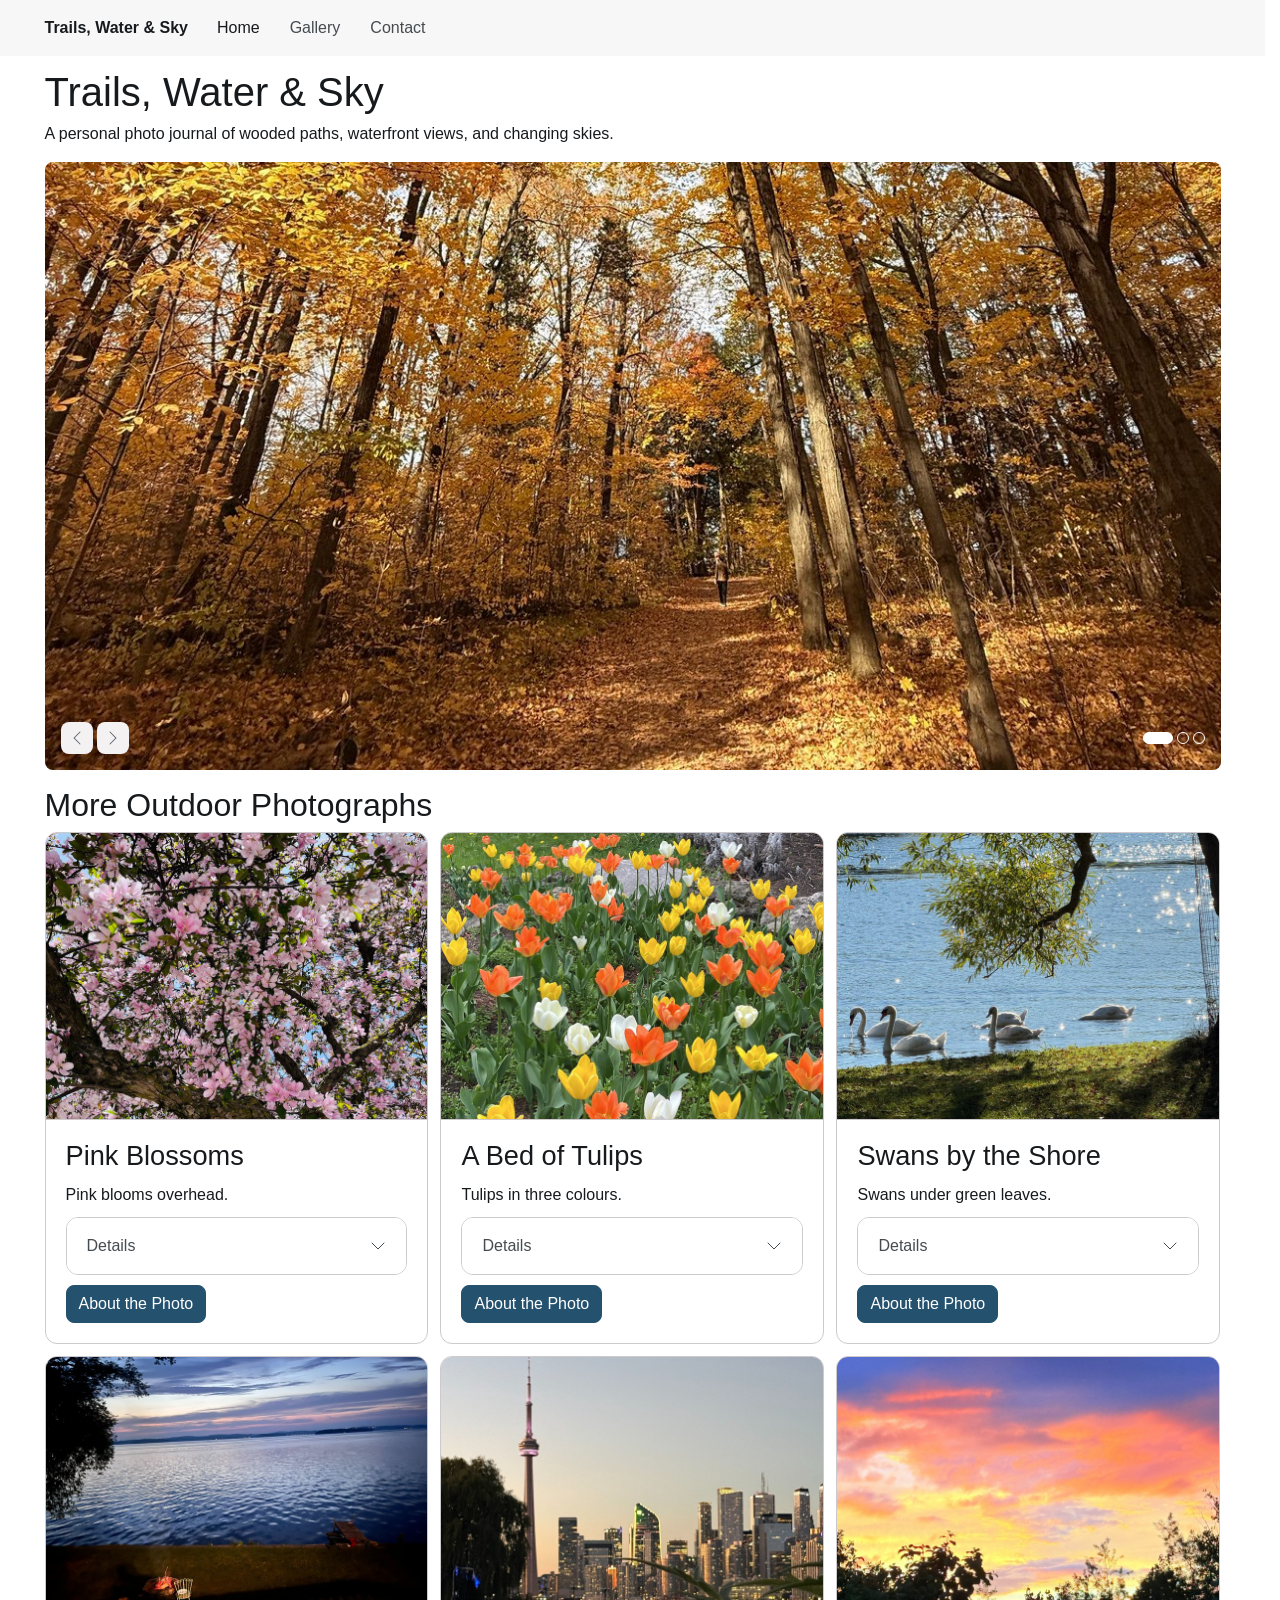
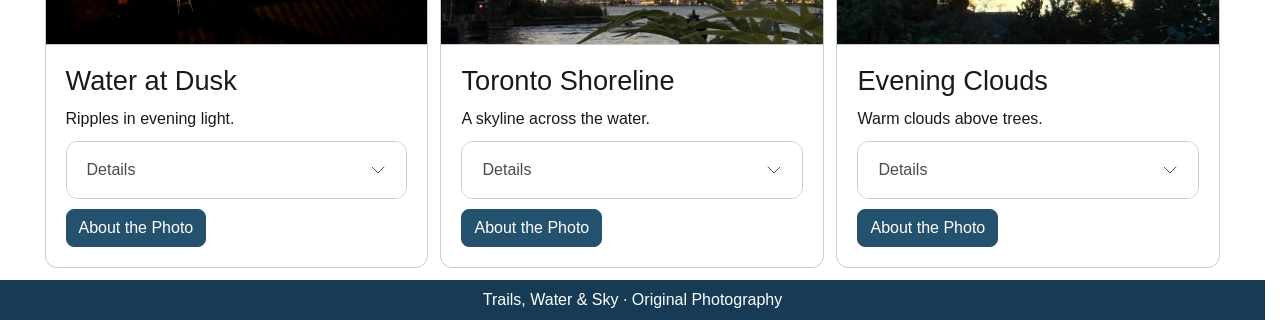
<file: index.html>
<!DOCTYPE html>
<html lang="en">
<head>
    <meta charset="UTF-8">
    <meta name="viewport" content="width=device-width, initial-scale=1.0">
    <title>Home | Trails, Water &amp; Sky</title>

    <link rel="stylesheet" href="css/bootstrap.min.css">
    <link rel="stylesheet" href="css/style.css">

    <script type="module" src="js/bootstrap.bundle.min.js"></script>
</head>
<body>

    <!-- The navbar toggler uses data-bs-target to open the drawer with id="site-menu". -->

    <nav class="navbar md:navbar-expand bg-1 fg-2" aria-label="Main navigation">
        <div class="container">
            <a class="navbar-brand fw-bold" href="index.html">Trails, Water &amp; Sky</a>
            <button class="btn-icon navbar-toggler" type="button"
            data-bs-toggle="drawer" data-bs-target="#site-menu"
            aria-controls="site-menu" aria-label="Open navigation">
            <span class="navbar-toggler-icon" aria-hidden="true"></span>
        </button>

        <dialog class="drawer drawer-end" id="site-menu" aria-labelledby="site-menu-title">
            <div class="drawer-header">
                <p class="drawer-title fw-bold" id="site-menu-title">Menu</p>
                <button type="button" class="btn-close" data-bs-dismiss="drawer" aria-label="Close navigation"></button>
            </div>

            <div class="drawer-body">
                <ul class="navbar-nav">
                    <li class="nav-item"><a class="nav-link active" aria-current="page" href="index.html">Home</a></li>
                    <li class="nav-item"><a class="nav-link" href="index.html#gallery">Gallery</a></li>
                    <li class="nav-item"><a class="nav-link" href="contact.html">Contact</a></li>
                </ul>
            </div>
        </dialog>
        </div>
    </nav>


    <main class="container my-4">
        <h1>Trails, Water &amp; Sky</h1>
        <p>A personal photo journal of wooded paths, waterfront views, and changing skies.</p>

        <!-- All carousel controls target the same carousel ID. -->

        <div class="carousel carousel-overlay slide" id="photo-carousel">
            <div class="carousel-inner rounded-5">
                <div class="carousel-item active">
                    <img src="images/golden-trail copy.jpg" class="d-block w-100" alt="Golden leaves and tall tree trunks beside a leaf-covered woodland trail">
                </div>

                <div class="carousel-item">
                    <img src="images/blue-sky copy.jpg" class="d-block w-100" alt="White clouds in a blue sky framed by leafy branches on the right">
                </div>

                <div class="carousel-item">
                    <img src="images/sun-over-water copy.jpg" class="d-block w-100" alt="A bird skims rippled water below a low orange sun and its reflection">
                </div>
            </div>

            <div class="carousel-overlay-controls">
                <div>
                    <button class="btn-icon btn-sm btn-subtle theme-secondary" type="button"
                    data-bs-target="#photo-carousel" data-bs-slide="prev">
                <span class="carousel-icon-prev" aria-hidden="true"></span>
                <span class="visually-hidden">Previous</span>
            </button>

            <button class="btn-icon btn-sm btn-subtle theme-secondary" type="button"
            data-bs-target="#photo-carousel" data-bs-slide="next">
            <span class="carousel-icon-next" aria-hidden="true"></span>
            <span class="visually-hidden">Next</span>
        </button>
        </div>

        <div class="carousel-indicators">
            <button type="button" data-bs-target="#photo-carousel" data-bs-slide-to="0"
            class="active" aria-current="true" aria-label="Slide 1"></button>
            <button type="button" data-bs-target="#photo-carousel" data-bs-slide-to="1"
            aria-label="Slide 2"></button>
            <button type="button" data-bs-target="#photo-carousel" data-bs-slide-to="2"
            aria-label="Slide 3"></button>
        </div>
    </div>
</div>


<section class="mt-5" id="gallery">
    <h2 class="mb-3">More Outdoor Photographs</h2>

    <!-- The Bootstrap grid shows 1 card per row on small screens, 2 at middle, and 3 at large. -->
    
    <div class="row g-4">
        <div class="col-12 md:col-6 lg:col-4">
            <section class="card h-100">
                <img src="images/pink-blossoms copy.jpg" class="card-img-top" alt="Pink blossoms and green leaves spread across dark tree branches">
                <div class="card-body">
                    <h3 class="card-title">Pink Blossoms</h3>
                    <p class="card-text">Pink blooms overhead.</p>
                    <div class="accordion">
                        <details class="accordion-item">
                            <summary class="accordion-header">
                                Details
                                <svg class="accordion-icon" viewBox="0 0 16 16" fill="none" stroke="currentColor"
                                stroke-linecap="round" stroke-linejoin="round" aria-hidden="true">
                                <path d="m2 5 6 6 6-6"></path>
                            </svg>
                            </summary>

                            <div class="accordion-body">
                                <p class="mb-0">From underneath the tree, the blossoms fill almost the entire frame. Small gaps between the branches reveal patches of blue sky.</p>
                            </div>
                        </details>
                    </div>

                    <button type="button" class="btn-solid theme-primary mt-auto"
                    data-bs-toggle="dialog" data-bs-target="#pink-blossoms-dialog">
                About the Photo
            </button>
            <dialog class="dialog" id="pink-blossoms-dialog" aria-labelledby="pink-blossoms-title">
                <div class="dialog-header">
                    <h4 class="dialog-title" id="pink-blossoms-title">Pink Blossoms</h4>
                    <button type="button" class="btn-close" data-bs-dismiss="dialog"
                    aria-label="Close"></button>
                </div>

           <div class="dialog-body">
                  <p class="mb-0">The low viewpoint gives the branches room to cross the frame. A thick branch leads from the lower edge into the clusters of flowers.</p>
                </div>
                <div class="dialog-footer">
                  <button type="button" class="btn-solid theme-secondary"
                    data-bs-dismiss="dialog">Close</button>
                </div>
              </dialog>
            </div>
          </section>
        </div>

        <div class="col-12 md:col-6 lg:col-4">
          <section class="card h-100">
            <img src="images/tulip-bed copy.jpg" class="card-img-top" alt="Orange, yellow, and white tulips rising from a bed of green leaves">
            <div class="card-body">
              <h3 class="card-title">A Bed of Tulips</h3>
              <p class="card-text">Tulips in three colours.</p>
              <div class="accordion">
                <details class="accordion-item">
                  <summary class="accordion-header">
                    Details
                    <svg class="accordion-icon" viewBox="0 0 16 16" fill="none" stroke="currentColor"
                      stroke-linecap="round" stroke-linejoin="round" aria-hidden="true">
                      <path d="m2 5 6 6 6-6"></path>
                    </svg>
                  </summary>
                  <div class="accordion-body">
                    <p class="mb-0">Orange, yellow, and white tulips repeat across the bed. Their green leaves make the different colours easy to pick out.</p>
                  </div>
                </details>
              </div>
              <button type="button" class="btn-solid theme-primary mt-auto"
                data-bs-toggle="dialog" data-bs-target="#tulips-dialog">
                About the Photo
              </button>
              <dialog class="dialog" id="tulips-dialog" aria-labelledby="tulips-title">
                <div class="dialog-header">
                  <h4 class="dialog-title" id="tulips-title">A Bed of Tulips</h4>
                  <button type="button" class="btn-close" data-bs-dismiss="dialog"
                    aria-label="Close"></button>
                </div>
                <div class="dialog-body">
                  <p class="mb-0">Look for the taller flowers near the back. The repeated stems help connect the foreground flowers to the rest of the bed.</p>
                </div>
                <div class="dialog-footer">
                  <button type="button" class="btn-solid theme-secondary"
                    data-bs-dismiss="dialog">Close</button>
                </div>
              </dialog>
            </div>
          </section>
        </div>

        <div class="col-12 md:col-6 lg:col-4">
          <section class="card h-100">
            <img src="images/shore-swans copy.jpg" class="card-img-top" alt="White swans swimming in blue water below overhanging green branches">
            <div class="card-body">
              <h3 class="card-title">Swans by the Shore</h3>
              <p class="card-text">Swans under green leaves.</p>
              <div class="accordion">
                <details class="accordion-item">
                  <summary class="accordion-header">
                    Details
                    <svg class="accordion-icon" viewBox="0 0 16 16" fill="none" stroke="currentColor"
                      stroke-linecap="round" stroke-linejoin="round" aria-hidden="true">
                      <path d="m2 5 6 6 6-6"></path>
                    </svg>
                  </summary>
                  <div class="accordion-body">
                    <p class="mb-0">The swans gather near the bank, just below the hanging branches. Bright points of reflected light dot the water around them.</p>
                  </div>
                </details>
              </div>
              <button type="button" class="btn-solid theme-primary mt-auto"
                data-bs-toggle="dialog" data-bs-target="#shore-swans-dialog">
                About the Photo
              </button>
              <dialog class="dialog" id="shore-swans-dialog" aria-labelledby="shore-swans-title">
                <div class="dialog-header">
                  <h4 class="dialog-title" id="shore-swans-title">Swans by the Shore</h4>
                  <button type="button" class="btn-close" data-bs-dismiss="dialog"
                    aria-label="Close"></button>
                </div>
                <div class="dialog-body">
                  <p class="mb-0">The photograph looks out from a shaded bank. Compare the dark plants along the edge with the lighter birds on the open water.</p>
                </div>
                <div class="dialog-footer">
                  <button type="button" class="btn-solid theme-secondary"
                    data-bs-dismiss="dialog">Close</button>
                </div>
              </dialog>
            </div>
          </section>
        </div>

        <div class="col-12 md:col-6 lg:col-4">
          <section class="card h-100">
            <img src="images/water-at-dusk copy.jpg" class="card-img-top" alt="A pink evening sky over rippling water, with a dock and a small fire at the shore">
            <div class="card-body">
              <h3 class="card-title">Water at Dusk</h3>
              <p class="card-text">Ripples in evening light.</p>
              <div class="accordion">
                <details class="accordion-item">
                  <summary class="accordion-header">
                    Details
                    <svg class="accordion-icon" viewBox="0 0 16 16" fill="none" stroke="currentColor"
                      stroke-linecap="round" stroke-linejoin="round" aria-hidden="true">
                      <path d="m2 5 6 6 6-6"></path>
                    </svg>
                  </summary>
                  <div class="accordion-body">
                    <p class="mb-0">A strip of pink remains above the far shore. Lower in the frame, a small fire adds a patch of warm colour beside the blue water.</p>
                  </div>
                </details>
              </div>
              <button type="button" class="btn-solid theme-primary mt-auto"
                data-bs-toggle="dialog" data-bs-target="#water-at-dusk-dialog">
                About the Photo
              </button>
              <dialog class="dialog" id="water-at-dusk-dialog" aria-labelledby="water-at-dusk-title">
                <div class="dialog-header">
                  <h4 class="dialog-title" id="water-at-dusk-title">Water at Dusk</h4>
                  <button type="button" class="btn-close" data-bs-dismiss="dialog"
                    aria-label="Close"></button>
                </div>
                <div class="dialog-body">
                  <p class="mb-0">The dock and the chair give the foreground a sense of scale. The eye can move from the small fire to the wide stretch of water.</p>
                </div>
                <div class="dialog-footer">
                  <button type="button" class="btn-solid theme-secondary"
                    data-bs-dismiss="dialog">Close</button>
                </div>
              </dialog>
            </div>
          </section>
        </div>

        <div class="col-12 md:col-6 lg:col-4">
          <section class="card h-100">
            <img src="images/toronto-waterfront copy.jpg" class="card-img-top" alt="The CN Tower and Toronto skyline beyond water and foreground leaves">
            <div class="card-body">
              <h3 class="card-title">Toronto Shoreline</h3>
              <p class="card-text">A skyline across the water.</p>
              <div class="accordion">
                <details class="accordion-item">
                  <summary class="accordion-header">
                    Details
                    <svg class="accordion-icon" viewBox="0 0 16 16" fill="none" stroke="currentColor"
                      stroke-linecap="round" stroke-linejoin="round" aria-hidden="true">
                      <path d="m2 5 6 6 6-6"></path>
                    </svg>
                  </summary>
                  <div class="accordion-body">
                    <p class="mb-0">The CN Tower rises on the left as lights appear in the buildings across the water. The leaves near the camera give the scene depth.</p>
                  </div>
                </details>
              </div>
              <button type="button" class="btn-solid theme-primary mt-auto"
                data-bs-toggle="dialog" data-bs-target="#toronto-waterfront-dialog">
                About the Photo
              </button>
              <dialog class="dialog" id="toronto-waterfront-dialog" aria-labelledby="toronto-waterfront-title">
                <div class="dialog-header">
                  <h4 class="dialog-title" id="toronto-waterfront-title">Toronto Shoreline</h4>
                  <button type="button" class="btn-close" data-bs-dismiss="dialog"
                    aria-label="Close"></button>
                </div>
                <div class="dialog-body">
                  <p class="mb-0">The waterfront viewpoint keeps the water visible between the leaves and buildings. Look at how the tower separates from the lower skyline.</p>
                </div>
                <div class="dialog-footer">
                  <button type="button" class="btn-solid theme-secondary"
                    data-bs-dismiss="dialog">Close</button>
                </div>
              </dialog>
            </div>
          </section>
        </div>

        <div class="col-12 md:col-6 lg:col-4">
          <section class="card h-100">
            <img src="images/evening-clouds copy.jpg" class="card-img-top" alt="Orange and pink clouds below a deep blue sky and above dark treetops">
            <div class="card-body">
              <h3 class="card-title">Evening Clouds</h3>
              <p class="card-text">Warm clouds above trees.</p>
              <div class="accordion">
                <details class="accordion-item">
                  <summary class="accordion-header">
                    Details
                    <svg class="accordion-icon" viewBox="0 0 16 16" fill="none" stroke="currentColor"
                      stroke-linecap="round" stroke-linejoin="round" aria-hidden="true">
                      <path d="m2 5 6 6 6-6"></path>
                    </svg>
                  </summary>
                  <div class="accordion-body">
                    <p class="mb-0">The sky moves from deep blue at the top to orange and pink lower down. Dark trees give the brighter clouds a clear edge.</p>
                  </div>
                </details>
              </div>
              <button type="button" class="btn-solid theme-primary mt-auto"
                data-bs-toggle="dialog" data-bs-target="#evening-clouds-dialog">
                About the Photo
              </button>
              <dialog class="dialog" id="evening-clouds-dialog" aria-labelledby="evening-clouds-title">
                <div class="dialog-header">
                  <h4 class="dialog-title" id="evening-clouds-title">Evening Clouds</h4>
                  <button type="button" class="btn-close" data-bs-dismiss="dialog"
                    aria-label="Close"></button>
                </div>
                <div class="dialog-body">
                  <p class="mb-0">The branches occupy only the bottom of the frame. Leaving the upper area open lets the layers of colour carry the image.</p>
                </div>
                <div class="dialog-footer">
                  <button type="button" class="btn-solid theme-secondary"
                    data-bs-dismiss="dialog">Close</button>
                </div>
              </dialog>
            </div>
          </section>
        </div>
      </div>
    </section>
  </main>

  <footer class="bg-primary fg-contrast-primary text-center p-3">
    <p class="mb-0">Trails, Water &amp; Sky · Original Photography</p>
  </footer>
</body>
</html>
</file>
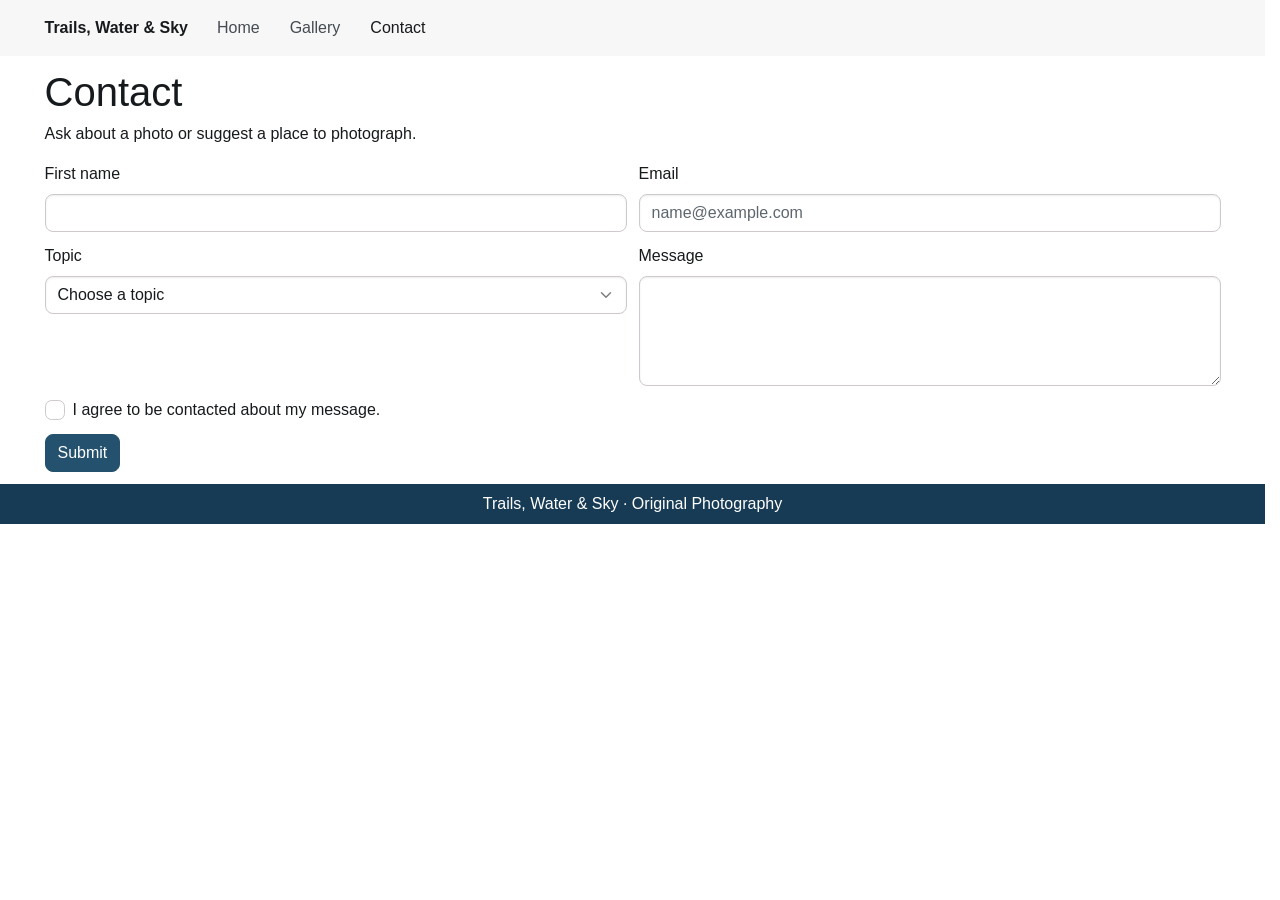
<file: contact.html>
<!DOCTYPE html>
<html lang="en">
<head>
    <meta charset="UTF-8">
    <meta name="viewport" content="width=device-width, initial-scale=1.0">
    <title>Contact | Trails, Water &amp; Sky</title>

    <link rel="stylesheet" href="css/bootstrap.min.css">
    <link rel="stylesheet" href="css/style.css">
    <script type="module" src="js/bootstrap.bundle.min.js"></script>
</head>

<body>
    <!-- The navbar toggler uses data-bs-target to open the drawer with id="site-menu". -->

    <nav class="navbar md:navbar-expand bg-1 fg-2" aria-label="Main navigation">
        <div class="container">
            <a class="navbar-brand fw-bold" href="index.html">Trails, Water &amp; Sky</a>
            <button class="btn-icon navbar-toggler" type="button"
            data-bs-toggle="drawer" data-bs-target="#site-menu"
            aria-controls="site-menu" aria-label="Open navigation">
        <span class="navbar-toggler-icon" aria-hidden="true"></span>
        </button>
        <dialog class="drawer drawer-end" id="site-menu" aria-labelledby="site-menu-title">
            <div class="drawer-header">
                <p class="drawer-title fw-bold" id="site-menu-title">Menu</p>
                <button type="button" class="btn-close" data-bs-dismiss="drawer" aria-label="Close navigation"></button>
            </div>
            <div class="drawer-body">
                <ul class="navbar-nav">
                    <li class="nav-item"><a class="nav-link" href="index.html">Home</a></li>
                    <li class="nav-item"><a class="nav-link" href="index.html#gallery">Gallery</a></li>
                    <li class="nav-item"><a class="nav-link active" aria-current="page" href="contact.html">Contact</a></li>
                </ul>
            </div>
        </dialog>
        </div>
    </nav>

    <main class="container my-4">
        <h1>Contact</h1>
        <p>Ask about a photo or suggest a place to photograph.</p>
        
        <!-- Use the same value for the label's for and the field's id. -->

        <form action="contact.html" method="get">
            <div class="row g-4">
                <div class="col-12 md:col-6">
                    <div class="form-field">
                        <label class="form-label" for="first name">First name</label>
                        <input class="form-control" type="text" id="first-name" required>
                    </div>
                 </div>
                 <div class="col-12 md:col-6">
                    <div class="form-field">
                        <label class="form-label" for="email">Email</label>
                        <input class="form-control" type="email" id="email" placeholder="name@example.com" required>
                    </div>
                 </div>
                 <div class="col-12 md:col-6">
                    <div class="form-field">
                        <label class="form-label" for="topic">Topic</label>
                        <select class="form-control" id="topic" required>
                            <option value="">Choose a topic</option>
                            <option value="locations">Photo locations</option>
                            <option value="walks">Walking suggestions</option>
                            <option value="photography">Photography questions</option>
                            <option value="other">Other questions</option>
                        </select>
                    </div>
                 </div>
                 <div class="col-12 md:col-6">
                    <div class="form-field">
                        <label class="form-label" for="message">Message</label>
                        <textarea class="form-control" id="message" rows="4" required></textarea>
                    </div>
                 </div>
                 <div class="col-12 md:col-6">
                    <div class="form-field">
                        <input type="checkbox" class="check" id="consent">
                        <label for="consent">I agree to be contacted about my message.</label>
                    </div>
                 </div>
            </div>
            <button class="btn-solid theme-primary mt-4" type="submit">Submit</button>
        </form>
    </main>

    <footer class="bg-primary fg-contrast-primary text-center p-3">
        <p class="mb-0">Trails, Water &amp; Sky · Original Photography</p>
    </footer>
</body>
</html>
</file>
<file: css/style.css>
:root{
    --bs-primary-bg:#173b55;
    --bs-primary-fg:#24516e;
    --bs-primary-fg-emphasis:#112c42;
    --bs-primary-border:#24516e;
    --bs-primary-focus-ring:#426a87;
    --bs-primary-contrast:#ffffff;
}

.btn-solid.theme-primary{
    --bs-theme-bg:#24516e;
    --bs-theme-border:#24516e;
    --bs-theme-contrast:#ffffff;
}
</file>
